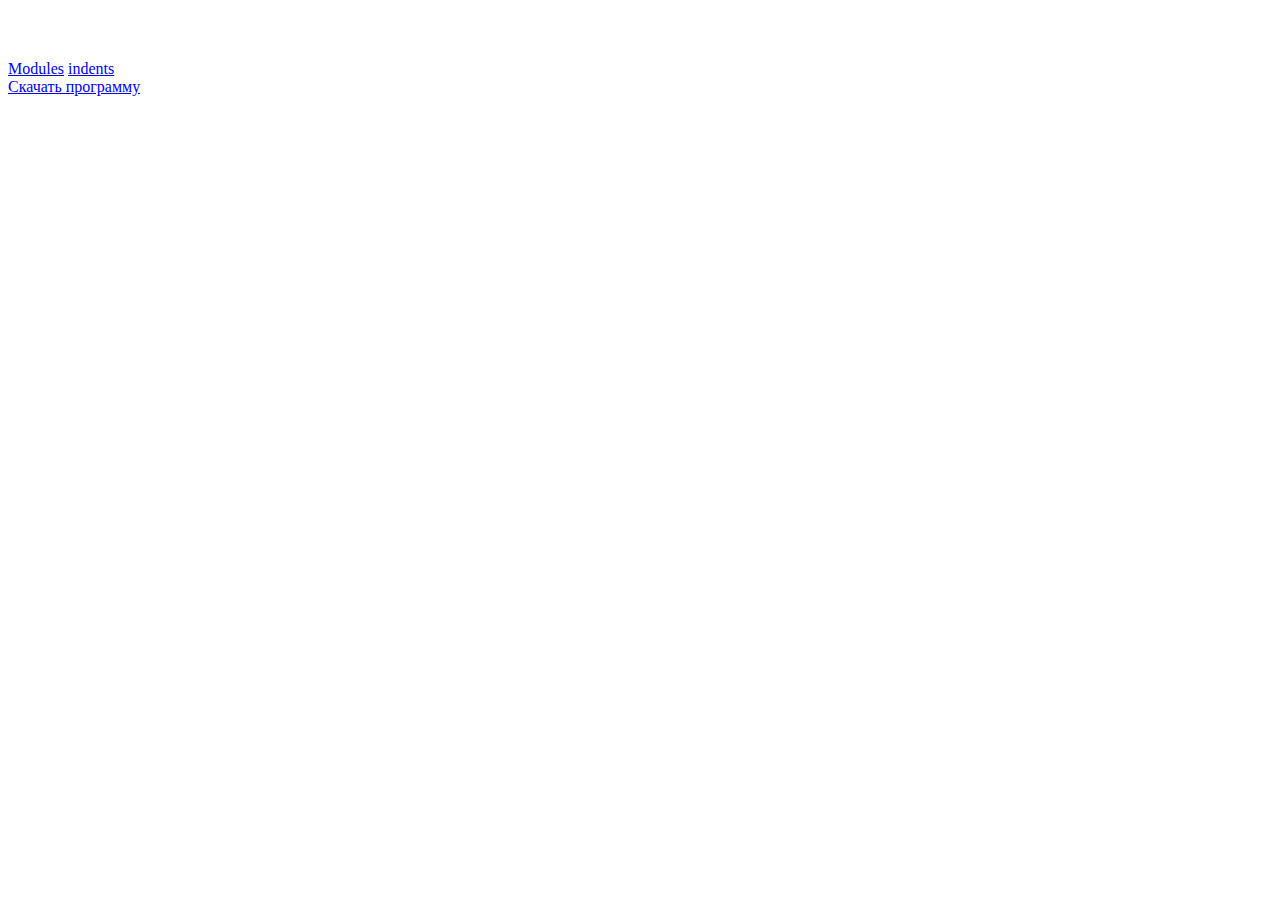
<file: index.html>
<!DOCTYPE html>
<html lang="en">

<head>
    <meta charset="UTF-8">
    <meta name="viewport" content="width=device-width, initial-scale=1.0">
    <title>Document</title>
</head>

<body>
    <a target="_blank"  href="https://skillbox.ru">
        <img src="img/logo-light.png" alt="logo">
    </a>

    <div>
        <a href="modules.html">Modules</a>
        <a href="article.html">indents</a>
    </div>
    <div>
        <a href="img/5.jpg" download="text">Скачать программу</a>
    </div>

</body>

</html>
</file>
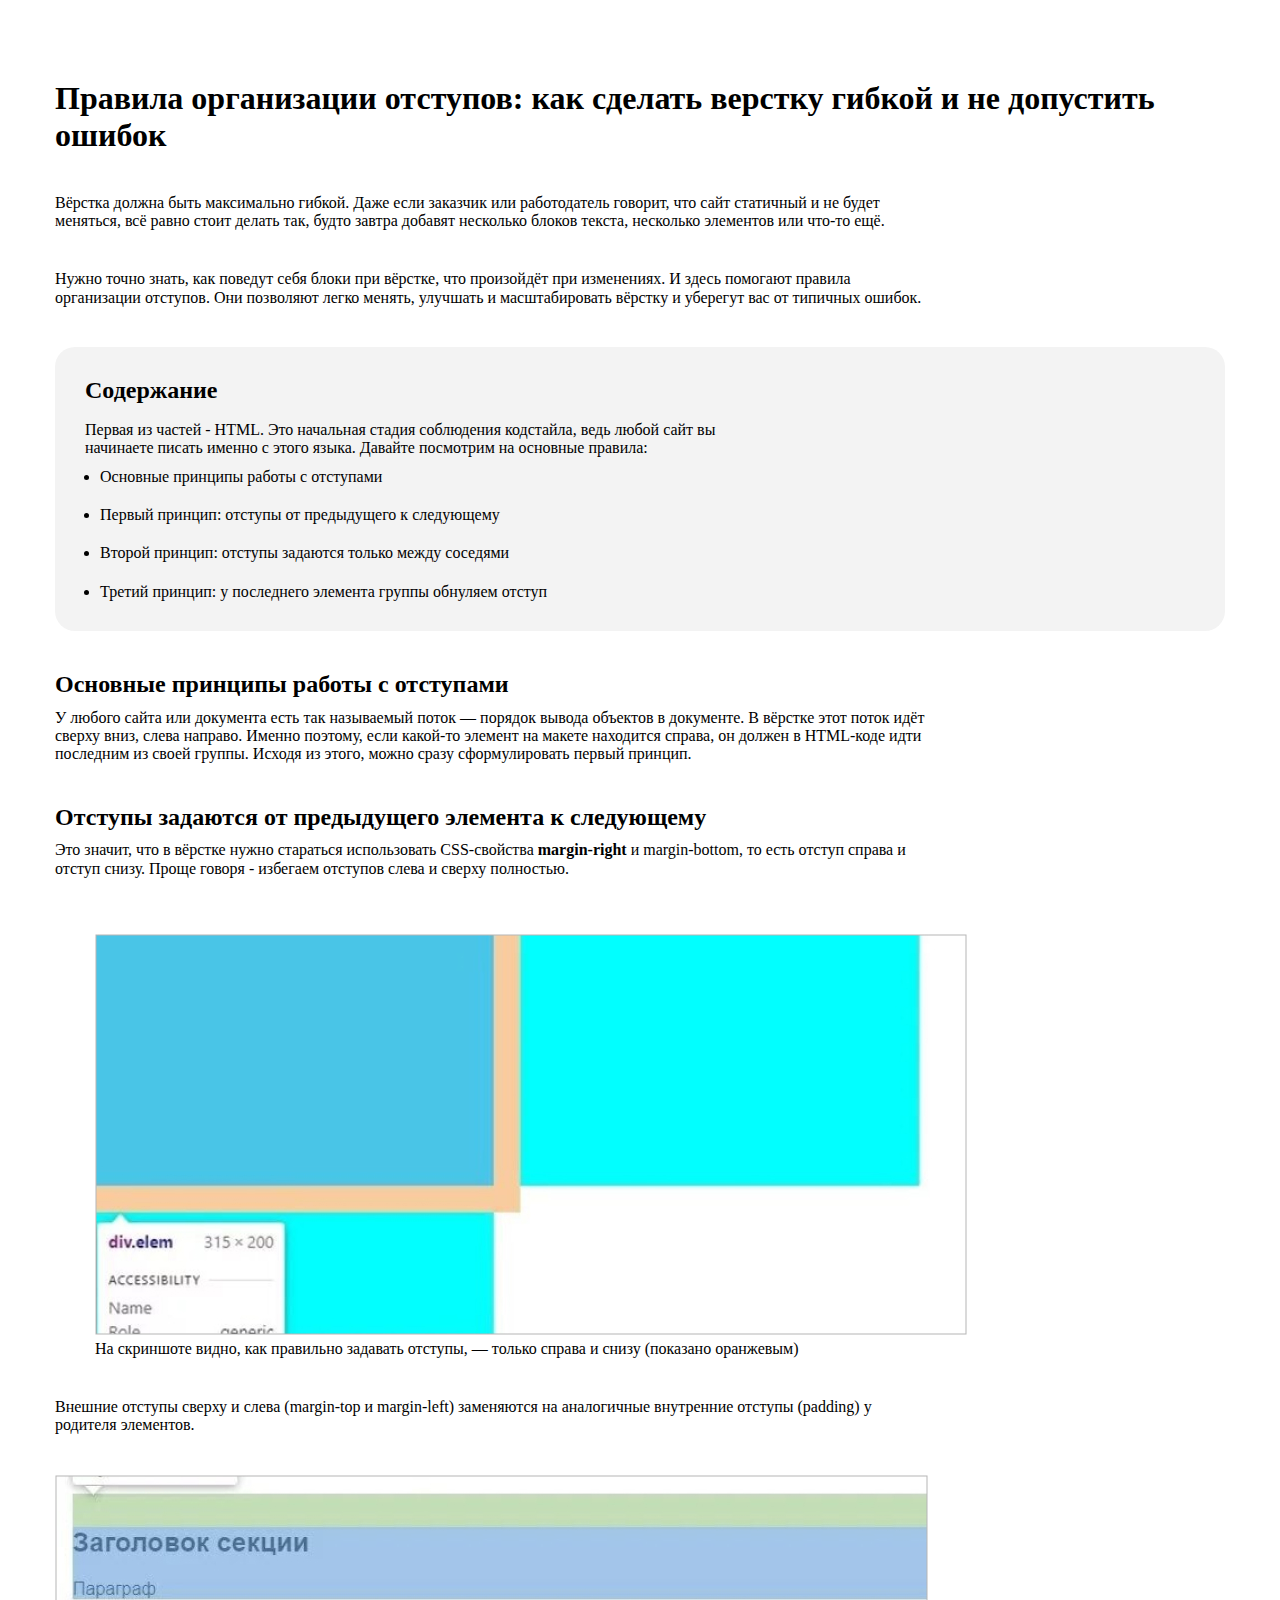
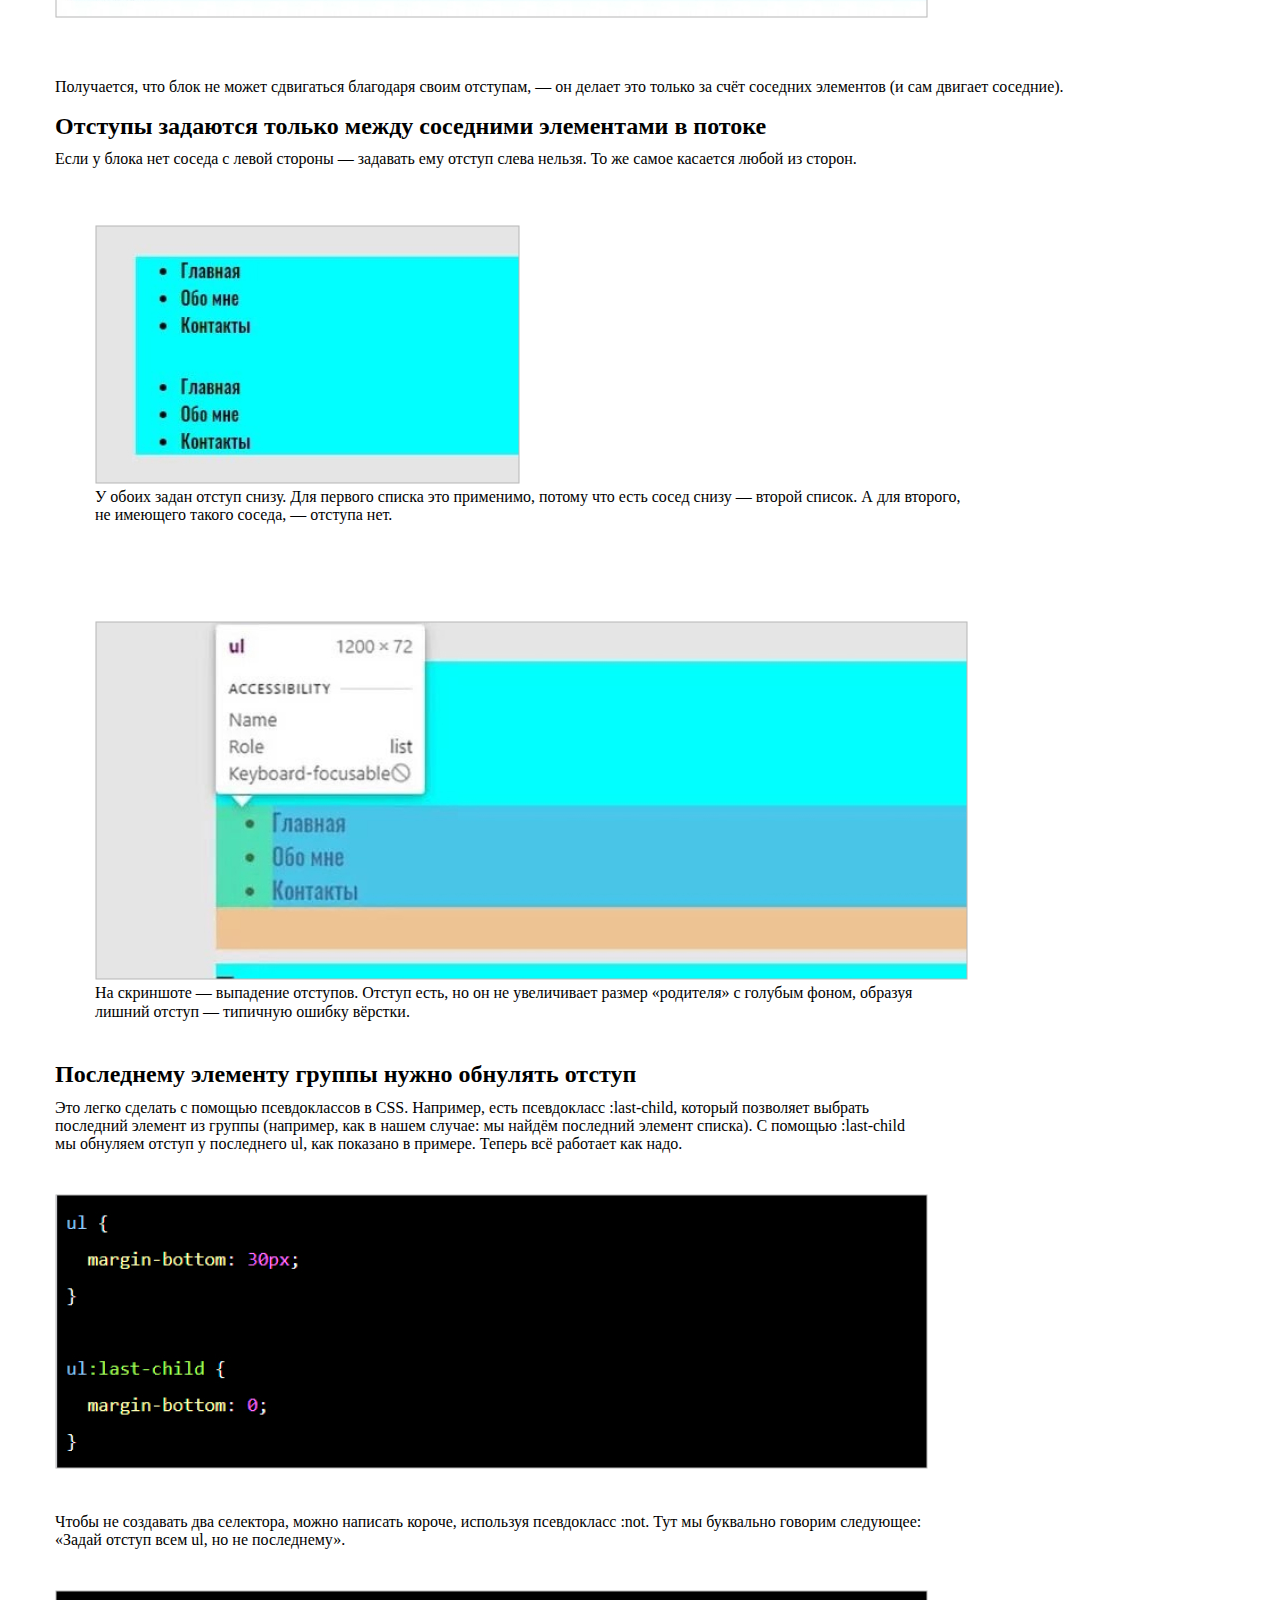
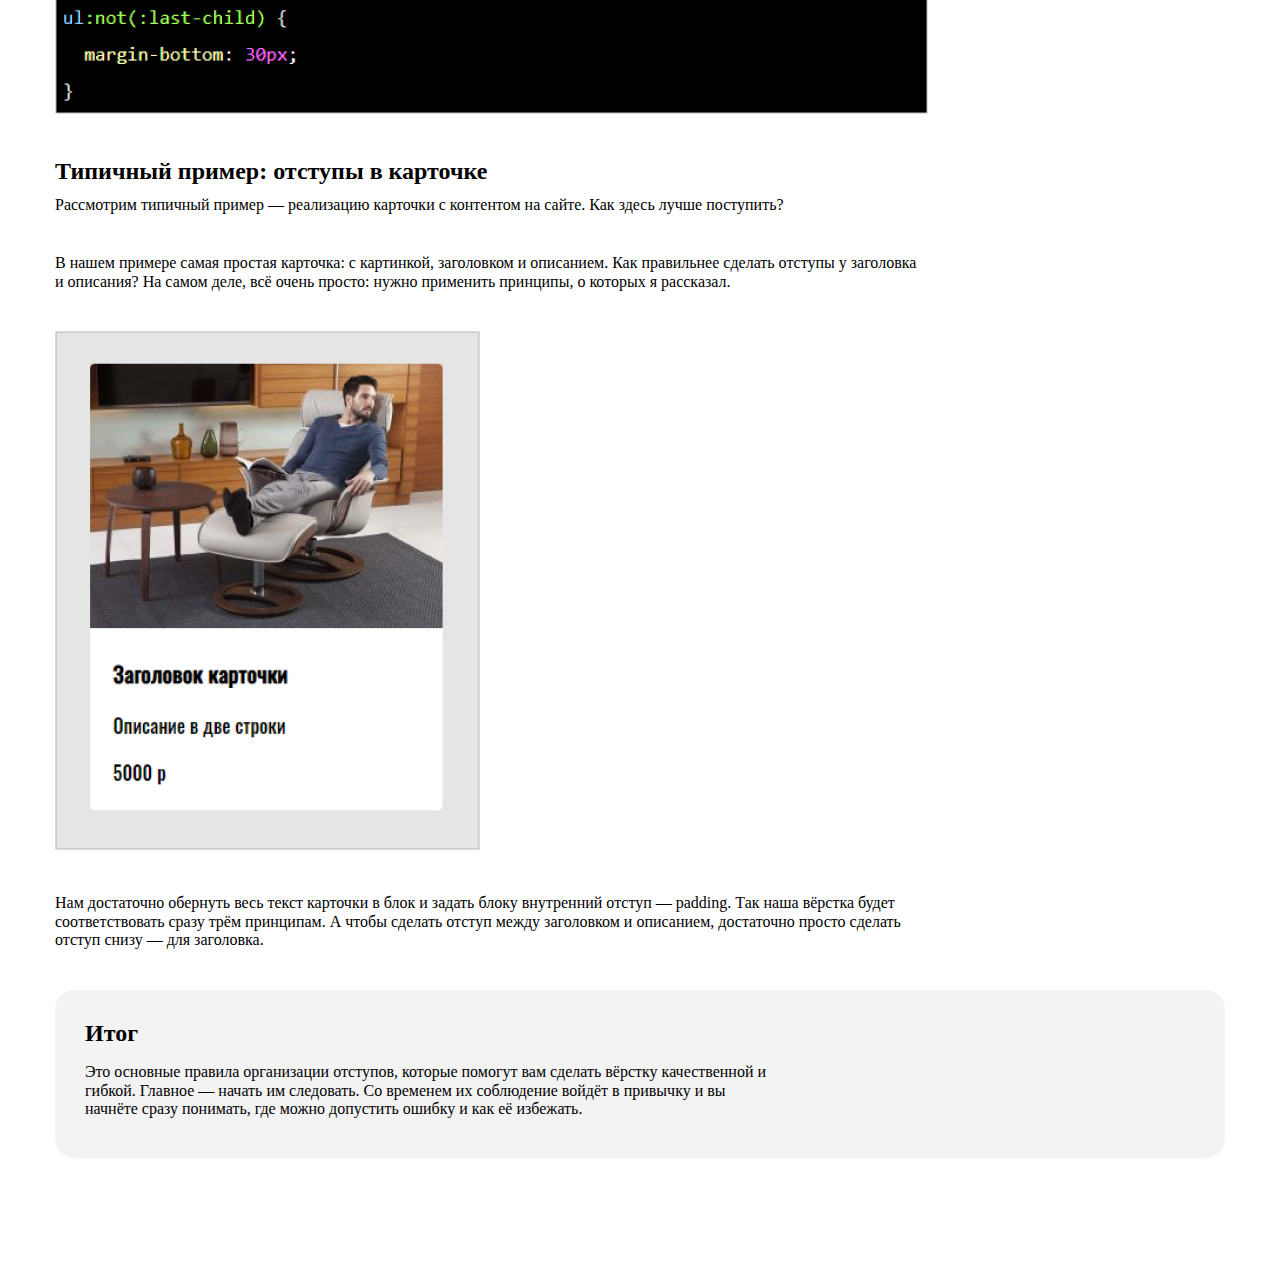
<file: article.html>
<!DOCTYPE html>
<html lang="ru">

<head>
    <meta charset="UTF-8">
    <meta name="viewport" content="width=device-width, initial-scale=1.0">
    <link rel="stylesheet" href="style.css">
    <link rel="stylesheet" href="normalize.css">
    <title>Practica5</title>
</head>

<body>
    <div class="container">
        <h1 class="title">
            <b>Правила организации отступов:</b> как сделать верстку гибкой и не допустить ошибок
        </h1>

        <p class="text">Вёрстка должна быть максимально гибкой. Даже если заказчик или работодатель
            говорит, что сайт статичный и не будет меняться, всё равно стоит делать так, будто
            завтра добавят несколько блоков текста, несколько элементов или что-то ещё.
        </p>

        <p class="text">Нужно точно знать, как поведут себя блоки при вёрстке, что произойдёт при
            изменениях. И здесь помогают правила организации отступов. Они позволяют легко
            менять, улучшать и масштабировать вёрстку и уберегут вас от типичных ошибок.
        </p>

        <div class="gray-box">
            <h2 class="subtitle ">Содержание</h2>
            <p class="text_p">Первая из частей - HTML. Это начальная стадия соблюдения кодстайла, ведь любой сайт вы
                начинаете писать именно с этого
                языка. Давайте посмотрим на основные правила:
            </p>
            <ul class="list list__reset">

                <li class="item">
                    <a href="#section_1">Основные принципы работы с отступами</a>
                </li>
                <li class="item">
                    <a href="#section_2">Первый принцип: отступы от предыдущего к следующему</a>
                </li>
                <li class="item">
                    <a href="#section_3">Второй принцип: отступы задаются только между соседями</a>
                </li>
                <li class="item_none">
                    <a href="#section_4">Третий принцип: у последнего элемента группы обнуляем отступ

                    </a>
                </li>

            </ul>

        </div>

        <section id="section_1">
            <h2 class="subtitle">Основные принципы работы с отступами</h2>

            <p class="text">
                У любого сайта или документа есть так называемый поток — порядок вывода объектов
                в документе. В вёрстке этот поток идёт сверху вниз, слева направо. Именно поэтому,
                если какой-то элемент на макете находится справа, он должен в HTML-коде идти
                последним из своей группы.

                Исходя из этого, можно сразу сформулировать первый принцип.
            </p>
        </section>

        <section id="section_2">
            <h2 class="subtitle">
                Отступы задаются от предыдущего элемента к следующему
            </h2>

            <p class="text">Это значит, что в вёрстке нужно стараться использовать CSS-свойства <b>margin-right</b> и
                margin-bottom, то есть отступ справа и отступ снизу. Проще говоря - избегаем
                отступов слева и сверху полностью.</p>
            <figure class="form">
                <img src="img/1.jpg" alt="foto1">
                <figcaption>
                    На скриншоте видно, как правильно задавать отступы, — только справа и снизу (показано оранжевым)
                </figcaption>
            </figure>
            <p class="text">
                Внешние отступы сверху и слева (margin-top и margin-left) заменяются на аналогичные внутренние отступы
                (padding) у
                родителя элементов.
            </p>

            <img class="img_ed" src="img/2.jpg" alt="foto2">
            <p>
                Получается, что блок не может сдвигаться благодаря своим отступам, — он делает это только за счёт
                соседних элементов (и сам двигает соседние).
            </p>

        </section>

        <section id="section_3">
            <h2 class="subtitle">Отступы задаются только между соседними элементами в потоке
            </h2>

            <p class="text">
                Если у блока нет соседа с левой стороны — задавать ему отступ слева нельзя. То же самое касается любой
                из
                сторон.
            </p>
            <figure class="form">
                <img src="img/3.jpg" alt="">


                <p class="text">
                    У обоих задан отступ снизу. Для первого списка это применимо, потому что есть сосед снизу — второй
                    список. А для
                    второго, не имеющего такого соседа, — отступа нет.
                </p>
            </figure>

            <figure class="form">
                <img src="img/4.jpg" alt="">
                <figcaption>
                    На скриншоте — выпадение отступов. Отступ есть, но он не увеличивает размер «родителя» с голубым
                    фоном, образуя лишний
                    отступ — типичную ошибку вёрстки.

                </figcaption>
            </figure>
        </section>

        <section id="section_4">

            <h2 class="subtitle">Последнему элементу группы нужно обнулять отступ</h2>

            <p class="text">
                Это легко сделать с помощью псевдоклассов в CSS. Например, есть псевдокласс :last-child, который
                позволяет
                выбрать
                последний элемент из группы (например, как в нашем случае: мы найдём последний элемент списка).

                С помощью :last-child мы обнуляем отступ у последнего ul, как показано в примере. Теперь всё работает
                как надо.

            </p>

            <img class="img_ed" src="img/5.jpg" alt="">

            <p class="text">
                Чтобы не создавать два селектора, можно написать короче, используя псевдокласс :not. Тут мы буквально
                говорим
                следующее:
                «Задай отступ всем ul, но не последнему».

            </p>


            <img class="img_ed" src="img/6.jpg" alt="">
        </section>

        <h2 class="subtitle">Типичный пример: отступы в карточке</h2>

        <p class="text">Рассмотрим типичный пример — реализацию карточки с контентом на сайте. Как здесь лучше
            поступить?
        </p>

        <p class="text">
            В нашем примере самая простая карточка: с картинкой, заголовком и описанием. Как правильнее сделать отступы
            у
            заголовка и описания? На самом деле, всё очень просто: нужно применить принципы, о которых я рассказал.
        </p>


        <img class="img_ed" src="img/7.jpg" alt="">
        <p class="text">
            Нам достаточно обернуть весь текст карточки в блок и задать блоку внутренний отступ — padding. Так наша
            вёрстка
            будет
            соответствовать сразу трём принципам. А чтобы сделать отступ между заголовком и описанием, достаточно просто
            сделать
            отступ снизу — для заголовка.
        </p>

<div class="gray-box">
    
            <h2 class="subtitle  ">Итог</h2>
    
            <p class="text_p">Это основные правила организации отступов, которые помогут вам сделать вёрстку качественной и
                гибкой. Главное —
                начать
                им следовать. Со временем их соблюдение войдёт в привычку и вы начнёте сразу понимать, где можно допустить
                ошибку и как
                её избежать.
            </p>
</div>
    </div>


</body>

</html>
</file>
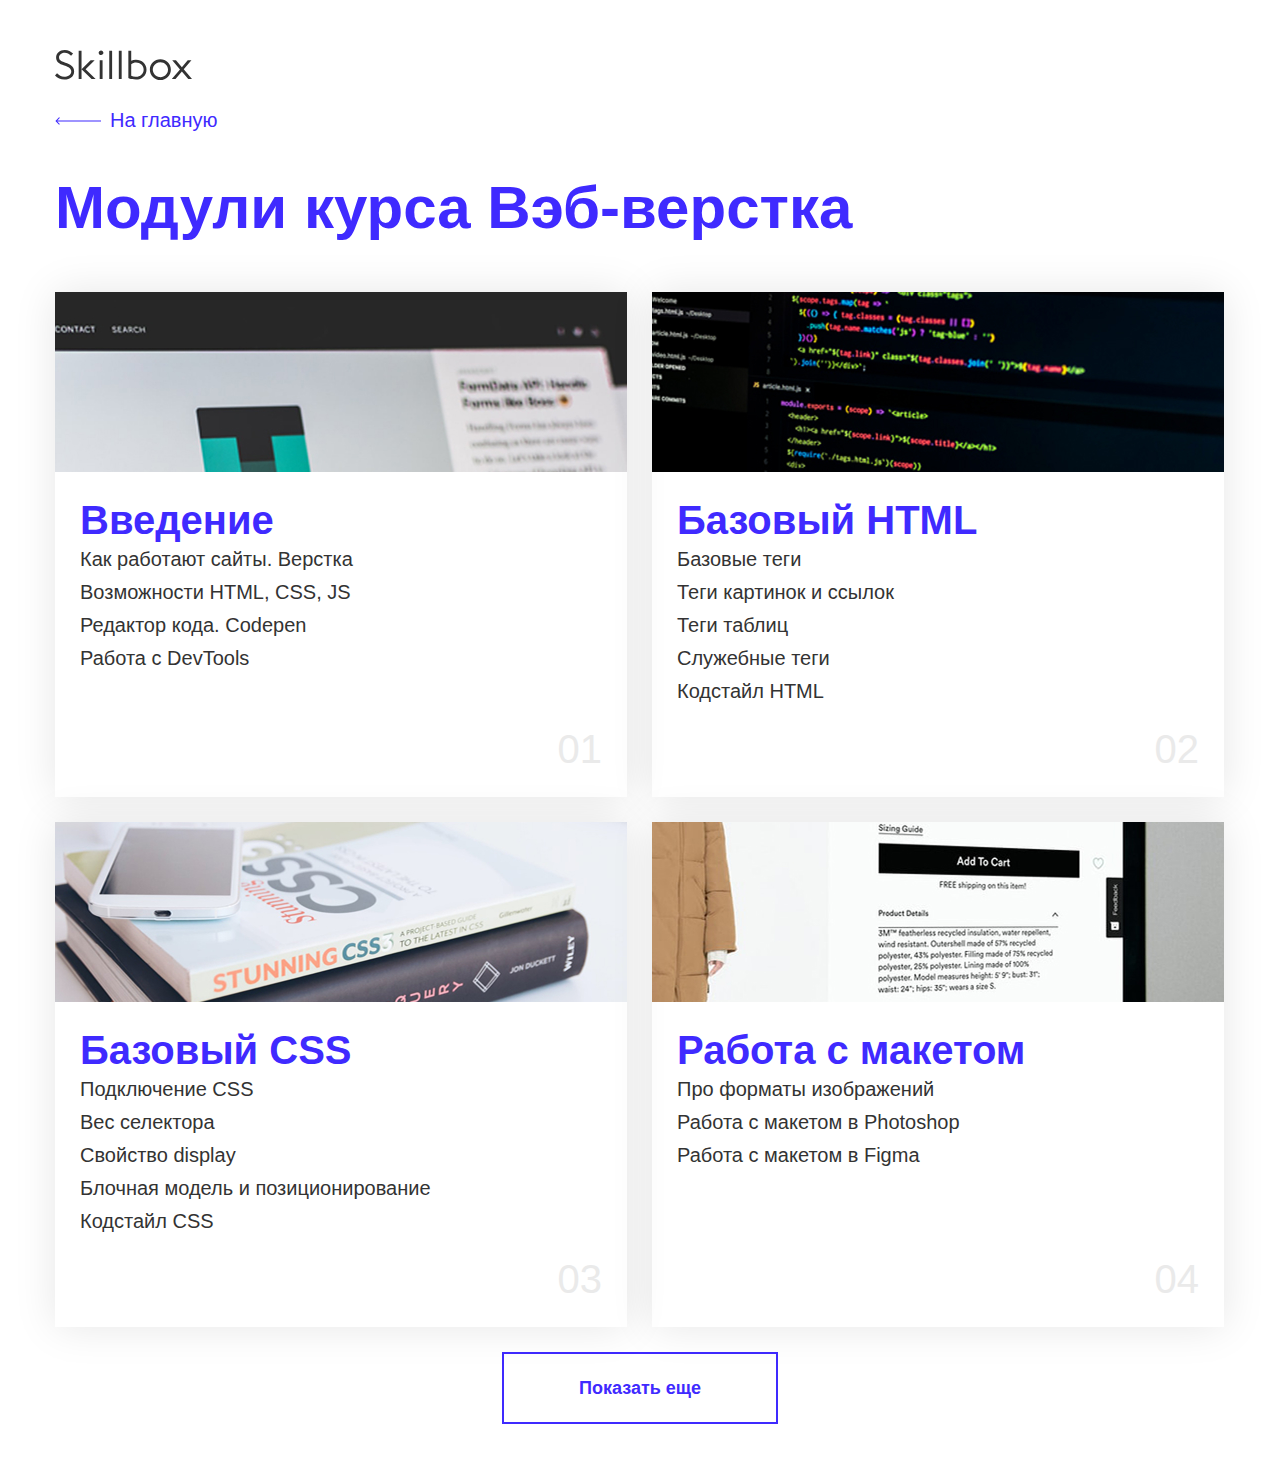
<file: modules.html>
<!DOCTYPE html>
<html lang="en">

<head>
    <meta charset="UTF-8">
    <meta name="viewport" content="width=device-width, initial-scale=1.0">
    <title>Modules</title>
    <link rel="stylesheet" href="normalize.css">
    <link rel="stylesheet" href="modules.css">
</head>

<body>
    <div class="container">
        <a class="logo" href="https://skillbox.ru/">
            <img src="img/skillbox-modules.svg" alt="logo">
        </a>

        <a class="exit__link" href="index.html">На главную</a>

        <h1 class="title">Модули курса Вэб-верстка</h1>


        <!-- ul.list>li.list-item*5 -->


        <ul class="list">
            <li class="item item_1">
                <h2 class="list-title">Введение</h2>
                <ul class="inner-list ">
                    <li class="inner-list-item">
                        Как работают сайты. Верстка
                    </li>
                    <li class="inner-list-item">
                        Возможности HTML, CSS, JS
                    </li>
                    <li class="inner-list-item">
                        Редактор кода. Codepen
                    </li>
                    <li class="inner-list-item">
                        Работа с DevTools
                    </li>
                </ul>
                <p class="list-count">01</p>
            </li>
            <li class="item item_2">
                <h2 class="list-title">Базовый HTML</h2>
                <ul class="inner-list">
                    <li class="inner-list-item">
                        Базовые теги
                    </li>
                    <li class="inner-list-item">
                        Теги картинок и ссылок
                    </li>
                    <li class="inner-list-item">
                        Теги таблиц
                    </li>
                    <li class="inner-list-item">
                        Служебные теги
                    </li>
                    <li class="inner-list-item">
                        Кодстайл HTML
                    </li>
                </ul>
                <p class="list-count">02</p>
            </li>
            <li class="item item_3">
                <h2 class="list-title"> Базовый CSS</h2>
                <ul class="inner-list">
                    <li class="inner-list-item">
                        Подключение CSS
                    </li>
                    <li class="inner-list-item">
                        Вес селектора
                    </li>
                    <li class="inner-list-item">
                        Свойство display
                    </li>
                    <li class="inner-list-item">
                        Блочная модель и позиционирование
                    </li>
                    <li class="inner-list-item">
                        Кодстайл CSS
                    </li>
                </ul>
                <p class="list-count">03</p>
            </li>
            <li class="item item_4">
                <h2 class="list-title">Работа с макетом</h2>
                <ul class="inner-list">

                    <li class="inner-list-item">
                        Про форматы изображений
                    </li>
                    <li class="inner-list-item">
                        Работа с макетом в Photoshop
                    </li>
                    <li class="inner-list-item">
                        Работа с макетом в Figma
                    </li>
                </ul>
                <p class="list-count">04</p>
            </li>
        </ul>
        <button class="btn">Показать еще</button>

    </div>




</body>

</html>
</file>
<file: style.css>
a {
    color: inherit;
    text-decoration: none;
}

.container {
    margin: 0 auto;
    padding: 80px 0;
    width: 1170px;
}

.title {
    margin-top: 0;
    margin-bottom: 40px;
}

.subtitle {
    margin-top: 0;
    margin-bottom: 10px;
}

.text {
    margin-top: 0;
    width: 872px;
    margin-bottom: 40px;
}

.gray-box {
    border-radius: 20px;
    padding: 30px;
    background-color: #f3f3f3;
    margin-bottom: 40px;
}

.text_p {
    width: 692px;
    margin-bottom: 10px;
}

.list {
    margin: 0;
    padding-left: 15px;
}

.item {
    margin-bottom: 20px;
}

.img_ed {
    margin-bottom: 40px;
}

.form {
    display: inline-block;
    margin-bottom: 40px;
    width: 872px;

}
</file>
<file: modules.css>
html {
    box-sizing: border-box;
}

*,
*::before,
*::after {
    box-sizing: inherit;
}

body {
    font-family: Arial, Verdana, sans-serif;
}

ul {
    list-style: none;
    margin: 0;
    padding: 0;
}

.container {
    padding: 50px 0;
    max-width: 1170px;
    margin: 0 auto;
}

.exit__link {
    font-weight: 400;
    font-size: 20px;
    color: #3f2aff;
    margin-bottom: 25px;
    text-decoration-line: none;
    background-image: url("img/arrow.svg");
    display: block;
    background-repeat: no-repeat;
    background-position: left center;
    padding-left: 55px;
}

.logo {
    margin-bottom: 25px;
    display: inline-block
}



.title {
    font-weight: 700;
    font-size: 60px;
    color: #3f2aff;
    margin-bottom: 50px;


}

.list {
    display: flex;
    flex-wrap: wrap;
    gap: 25px;
    margin-bottom: 25px;
}


.list-title {
    margin: 0;
    font-weight: 700;
    font-size: 40px;
    color: #3f2aff;

}

.inner-list {}

.inner-list-item {
    font-weight: 400;
    font-size: 20px;
    line-height: 165%;
    color: #333;
}

.list-count {
    margin: 0;
    font-weight: 400;
    font-size: 40px;
    color: #eaeaea;
    position: absolute;
    right: 25px;
    bottom: 25px;

}

.item {

    width: 572px;
    min-height: 505px;
    padding: 205px 25px 25px;
    box-shadow: 0 0 40px 0 rgba(0, 0, 0, 0.1);
    position: relative;

    background-repeat: no-repeat;
}

.item_1 {
    background-image: url("img/photo-1.jpg");

}

.item_2 {
    background-image: url("img/photo-2.jpg");
}

.item_3 {
    background-image: url("img/photo-3.jpg");
}
.item_4 {
    background-image: url("img/photo-4.jpg");
}

.btn {
    padding: 24px 75px;
    font-weight: 700;
    font-size: 18px;
    text-align: center;
    color: #3f2aff;
    border: 2px solid #3f2aff;
    background-color: transparent;
    margin: 0 auto;
    display: block;
}
</file>
